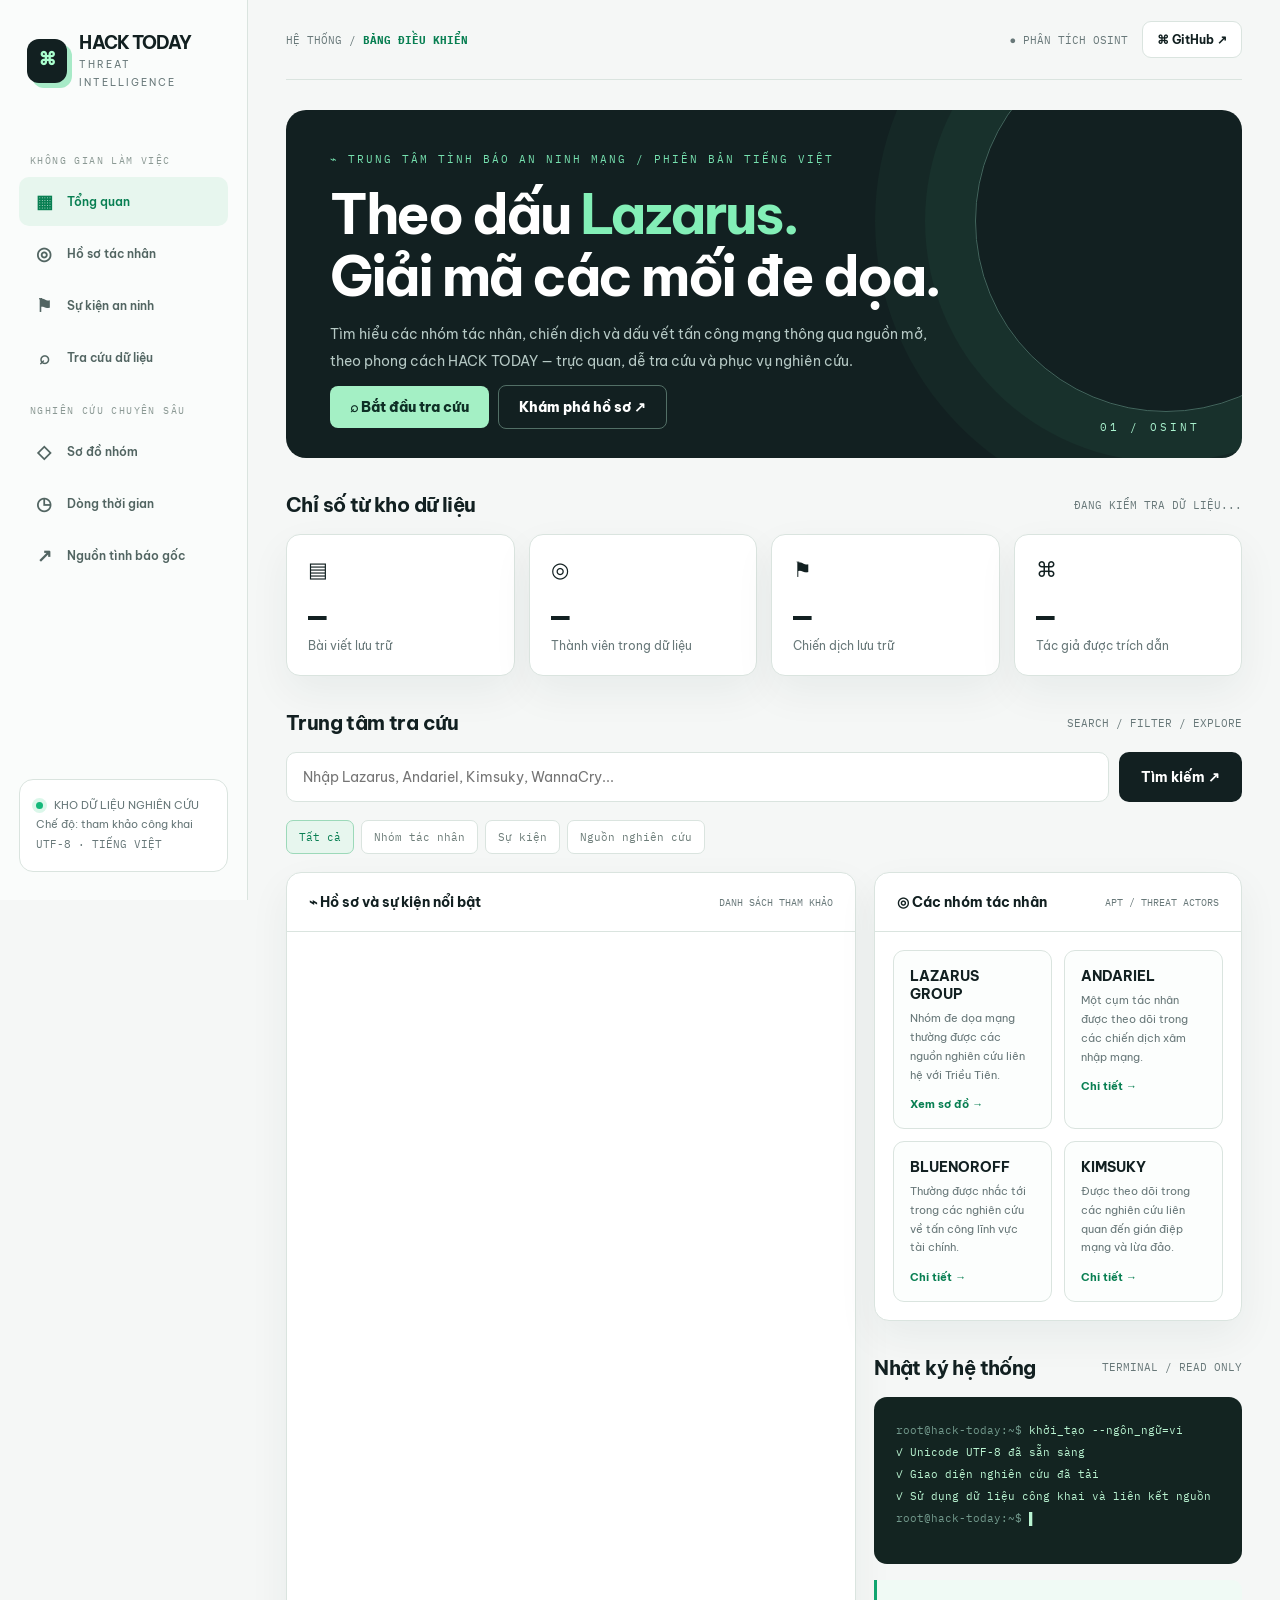
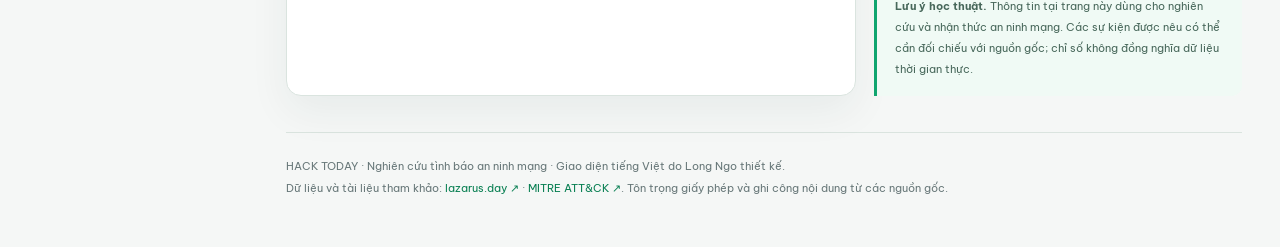
<file: index.html>
<!doctype html>
<html lang="vi">
<head>
<meta charset="UTF-8"><meta name="viewport" content="width=device-width,initial-scale=1">
<meta name="theme-color" content="#f5f7f6">
<meta name="description" content="HACK TODAY — không gian nghiên cứu, tra cứu và trực quan hóa thông tin tình báo an ninh mạng về Lazarus và các nhóm APT liên quan.">
<title>HACK TODAY | Hồ sơ Lazarus & Tình báo an ninh mạng</title>
<link rel="preconnect" href="https://fonts.googleapis.com"><link rel="preconnect" href="https://fonts.gstatic.com" crossorigin>
<link href="https://fonts.googleapis.com/css2?family=Be+Vietnam+Pro:wght@400;500;600;700;800&family=IBM+Plex+Mono:wght@400;500;600;700&display=swap&subset=vietnamese" rel="stylesheet">
<style>
:root{--bg:#f5f7f6;--paper:#fff;--ink:#122021;--muted:#687879;--line:#dae4df;--green:#087f52;--pale:#e7f6ee;--red:#cf4351;--shadow:0 16px 42px rgba(22,49,43,.06)}
*{box-sizing:border-box}html{scroll-behavior:smooth}body{margin:0;background:var(--bg);font-family:"Be Vietnam Pro",Arial,sans-serif;color:var(--ink);font-size:14px}button,input{font:inherit}a{color:inherit;text-decoration:none}button{cursor:pointer}button:focus-visible,a:focus-visible,input:focus-visible{outline:3px solid #71d8ab;outline-offset:3px}.mono,.eyebrow,.tag,.stat b,.filter button,.terminal,.asidehead{font-family:"IBM Plex Mono",monospace}
.shell{max-width:1500px;margin:auto;display:grid;grid-template-columns:248px minmax(0,1fr);min-height:100vh}
.sidebar{padding:28px 19px;border-right:1px solid var(--line);background:#fafcfb;position:sticky;top:0;height:100vh;display:flex;flex-direction:column}
.brand{display:flex;gap:12px;align-items:center;margin:3px 8px 42px}.mark{display:grid;place-items:center;width:44px;height:44px;background:var(--ink);color:#aaffce;border-radius:12px;font-size:25px;font-family:monospace;font-weight:bold;box-shadow:5px 5px 0 #a7eac7}.brand strong{display:block;font-size:18px;letter-spacing:-.9px}.brand small{color:var(--muted);font-size:10px;letter-spacing:2px}.asidehead{margin:22px 11px 10px;color:#8b9994;letter-spacing:1.4px;font-size:10px;text-transform:uppercase}.navlink{display:flex;align-items:center;gap:12px;padding:13px 14px;margin:3px 0;border-radius:10px;color:#526562;font-weight:600;font-size:12px;transition:.15s}.navlink:hover,.navlink.active{background:var(--pale);color:var(--green)}.navlink .ico{font-size:18px;width:22px;text-align:center}.spacer{flex:1}.sidefoot{border:1px solid var(--line);background:white;padding:16px;border-radius:14px;color:var(--muted);font-size:11px;line-height:1.8}.online{display:inline-block;width:7px;height:7px;background:#14b87a;border-radius:50%;box-shadow:0 0 0 4px #dbf7ea;margin-right:8px}
.main{min-width:0;padding:0 38px 48px}.topbar{height:80px;display:flex;align-items:center;justify-content:space-between;gap:20px;border-bottom:1px solid var(--line)}.crumb{color:var(--muted);font-family:"IBM Plex Mono",monospace;font-size:11px}.crumb b{color:var(--green)}.topactions{display:flex;align-items:center;gap:14px}.tiny{font:11px "IBM Plex Mono",monospace;color:var(--muted)}.github{border:1px solid var(--line);padding:10px 14px;border-radius:9px;background:white;font-size:12px;font-weight:700}
.hero{margin-top:30px;background:var(--ink);border-radius:20px;padding:42px 44px;color:#fff;position:relative;overflow:hidden;min-height:260px}.hero::before{content:"";position:absolute;width:380px;height:380px;border:1px solid #42665d;right:-115px;top:-80px;border-radius:50%;box-shadow:0 0 0 50px rgba(51,107,85,.13),0 0 0 100px rgba(51,107,85,.10)}.hero::after{content:"01 / OSINT";position:absolute;right:42px;bottom:24px;color:#a9f2ce;letter-spacing:3px;font:11px "IBM Plex Mono",monospace}.eyebrow{color:#76e1af;font-size:11px;letter-spacing:2px;text-transform:uppercase}.hero h1{font-size:clamp(32px,4.3vw,59px);line-height:1.12;letter-spacing:-2.5px;margin:18px 0 14px;max-width:850px;position:relative}.hero h1 span{color:#83efb7}.hero p{color:#b6c9c5;line-height:1.9;max-width:630px;margin:0 0 24px;position:relative}.hero .btn{background:#a4f0c5;border:0;padding:12px 20px;border-radius:8px;color:#0f3026;font-weight:800}.hero .ghost{border:1px solid #526f66;background:transparent;color:white;margin-left:9px}
.sectionTitle{display:flex;justify-content:space-between;align-items:center;gap:12px;margin:34px 0 17px}.sectionTitle h2{font-size:20px;letter-spacing:-.6px;margin:0}.sectionTitle small{color:var(--muted);font:11px "IBM Plex Mono",monospace}.stats{display:grid;grid-template-columns:repeat(4,minmax(0,1fr));gap:14px}.stat{border:1px solid var(--line);border-radius:14px;background:white;padding:21px;box-shadow:var(--shadow)}.stat i{font-style:normal;font-size:21px;display:block;margin-bottom:12px}.stat b{display:block;font-size:31px;letter-spacing:-1.8px}.stat span{font-size:12px;color:var(--muted)}.stat em{font-style:normal;color:var(--green);font:10px "IBM Plex Mono",monospace}
.two{display:grid;grid-template-columns:minmax(0,1.55fr) minmax(260px,1fr);gap:18px}.panel{background:var(--paper);border:1px solid var(--line);border-radius:15px;overflow:hidden;box-shadow:var(--shadow)}.panelHead{padding:20px 22px;border-bottom:1px solid var(--line);display:flex;align-items:center;justify-content:space-between;gap:10px}.panelHead h3{margin:0;font-size:14px}.panelHead small{font:10px "IBM Plex Mono",monospace;color:var(--muted)}.search{display:flex;gap:10px;margin-bottom:18px}.search input{flex:1;min-width:0;background:#fff;border:1px solid var(--line);border-radius:10px;padding:15px 16px;outline:0}.search input:focus{border-color:var(--green)}.search button{background:var(--ink);color:white;border:0;border-radius:10px;padding:0 22px;font-weight:700}.filter{display:flex;gap:7px;flex-wrap:wrap;padding:0 0 18px}.filter button{border:1px solid var(--line);background:white;color:#6d7d79;padding:9px 12px;border-radius:7px;font-size:11px}.filter button.active{background:var(--pale);border-color:#9cd9b9;color:var(--green)}.entry{display:flex;gap:16px;align-items:flex-start;padding:19px 22px;border-bottom:1px solid #edf2ef;transition:background .2s}.entry:last-child{border:0}.entry:hover{background:#f8fbf9}.entry .square{background:var(--pale);color:var(--green);font:bold 19px monospace;border-radius:9px;display:grid;place-items:center;width:42px;height:42px;flex:none}.entry h4{margin:0 0 7px;font-size:13px;line-height:1.55}.entry p{margin:0 0 9px;color:var(--muted);font-size:11px;line-height:1.65}.entry .meta{font:10px "IBM Plex Mono",monospace;color:#80918c}.tag{display:inline-block;font-size:10px;color:var(--green);background:var(--pale);padding:5px 8px;margin:3px 3px 0 0;border-radius:5px}.tag.red{background:#fff0f0;color:var(--red)}.actors{display:grid;grid-template-columns:repeat(2,minmax(0,1fr));gap:12px;padding:18px}.actor{border:1px solid var(--line);border-radius:11px;padding:16px;background:#fcfefd}.actor b{display:block;margin-bottom:6px}.actor p{margin:0;color:var(--muted);font-size:11px;line-height:1.7}.actor a{color:var(--green);font-weight:700;display:inline-block;margin-top:13px;font-size:11px}.terminal{background:#132421;color:#baf5d2;padding:22px;border-radius:13px;min-height:167px;line-height:2;font-size:11px;overflow:auto}.terminal .dim{color:#72998c}.terminal .cursor{animation:blink 1s step-end infinite}@keyframes blink{50%{opacity:0}}.notice{border-left:3px solid #10a56f;background:#f0faf5;padding:16px 18px;color:#48685b;font-size:11px;line-height:1.9;margin-top:16px;border-radius:0 10px 10px 0}.footer{border-top:1px solid var(--line);padding-top:22px;margin-top:36px;color:var(--muted);font-size:11px;line-height:2}.footer a{color:var(--green)}.mobileToggle{display:none}.empty{padding:25px;color:var(--muted);text-align:center}
@media(max-width:1100px){.shell{grid-template-columns:75px minmax(0,1fr)}.sidebar{padding:20px 10px}.brand{margin:4px auto 32px}.brand div:last-child,.asidehead,.navlink span:last-child,.sidefoot{display:none}.navlink{justify-content:center}.main{padding:0 22px 40px}}@media(max-width:750px){.shell{display:block}.sidebar{position:static;height:auto;padding:12px 18px;flex-direction:row;align-items:center;justify-content:space-between;border-right:0;border-bottom:1px solid var(--line)}.brand{margin:0}.brand div:last-child{display:block}.sidebar nav{display:none;position:absolute;left:0;right:0;top:72px;background:#fff;z-index:9;box-shadow:0 15px 35px #0002;padding:15px}.sidebar nav.open{display:block}.navlink{justify-content:flex-start}.navlink span:last-child{display:inline}.mobileToggle{display:block;background:#fff;border:1px solid var(--line);border-radius:8px;padding:8px 12px}.main{padding:0 15px 30px}.topbar{height:57px}.topactions .tiny{display:none}.hero{padding:29px 22px;min-height:0}.hero h1{letter-spacing:-1px}.stats{grid-template-columns:repeat(2,minmax(0,1fr))}.two{grid-template-columns:1fr}.actors{grid-template-columns:1fr}.sectionTitle{align-items:flex-start}.search button{padding:0 13px}}
@media(prefers-reduced-motion:reduce){html{scroll-behavior:auto}*,*::before,*::after{animation:none!important;transition:none!important}}
</style>
</head>
<body>
<div class="shell">
<aside class="sidebar">
<a href="./" class="brand" aria-label="Hack Today, trang chủ"><div class="mark">⌘</div><div><strong>HACK TODAY</strong><small>THREAT INTELLIGENCE</small></div></a>
<button class="mobileToggle" id="menuBtn" aria-label="Mở điều hướng" aria-expanded="false">☰</button>
<nav id="sideNav" aria-label="Điều hướng chính">
<p class="asidehead">KHÔNG GIAN LÀM VIỆC</p>
<a href="#tong-quan" class="navlink active"><span class="ico">▦</span><span>Tổng quan</span></a>
<a href="#ho-so" class="navlink"><span class="ico">◎</span><span>Hồ sơ tác nhân</span></a>
<a href="#su-kien" class="navlink"><span class="ico">⚑</span><span>Sự kiện an ninh</span></a>
<a href="#tra-cuu" class="navlink"><span class="ico">⌕</span><span>Tra cứu dữ liệu</span></a>
<p class="asidehead">NGHIÊN CỨU CHUYÊN SÂU</p>
<a href="./family.html" class="navlink"><span class="ico">◇</span><span>Sơ đồ nhóm</span></a>
<a href="./timeline.html" class="navlink"><span class="ico">◷</span><span>Dòng thời gian</span></a>
<a href="https://lazarus.day/" target="_blank" rel="noopener noreferrer" class="navlink"><span class="ico">↗</span><span>Nguồn tình báo gốc</span></a>
</nav>
<div class="spacer"></div><div class="sidefoot"><span class="online"></span> KHO DỮ LIỆU NGHIÊN CỨU<br>Chế độ: tham khảo công khai<br><span class="mono">UTF-8 · TIẾNG VIỆT</span></div>
</aside>
<main class="main" id="tong-quan">
<header class="topbar"><div class="crumb">HỆ THỐNG / <b>BẢNG ĐIỀU KHIỂN</b></div><div class="topactions"><span class="tiny">● PHÂN TÍCH OSINT</span><a class="github" href="https://github.com/xulytiengviet/lazarus" target="_blank" rel="noopener noreferrer">⌘ GitHub ↗</a></div></header>
<section class="hero"><div class="eyebrow">⌁ Trung tâm tình báo an ninh mạng / Phiên bản tiếng Việt</div><h1>Theo dấu <span>Lazarus.</span><br>Giải mã các mối đe dọa.</h1><p>Tìm hiểu các nhóm tác nhân, chiến dịch và dấu vết tấn công mạng thông qua nguồn mở, theo phong cách HACK TODAY — trực quan, dễ tra cứu và phục vụ nghiên cứu.</p><a href="#tra-cuu" class="btn">⌕ Bắt đầu tra cứu</a><a href="#ho-so" class="btn ghost">Khám phá hồ sơ ↗</a></section>
<div class="sectionTitle"><h2>Chỉ số từ kho dữ liệu</h2><small id="dataStatus">ĐANG KIỂM TRA DỮ LIỆU...</small></div>
<section class="stats" aria-label="Các chỉ số"><div class="stat"><i>▤</i><b id="metricReports">—</b><span>Bài viết lưu trữ</span></div><div class="stat"><i>◎</i><b id="metricActors">—</b><span>Thành viên trong dữ liệu</span></div><div class="stat"><i>⚑</i><b id="metricIncidents">—</b><span>Chiến dịch lưu trữ</span></div><div class="stat"><i>⌘</i><b id="metricIocs">—</b><span>Tác giả được trích dẫn</span></div></section>
<section id="tra-cuu"><div class="sectionTitle"><h2>Trung tâm tra cứu</h2><small>SEARCH / FILTER / EXPLORE</small></div><form class="search" id="searchForm"><input id="query" type="search" autocomplete="off" aria-label="Từ khóa tìm kiếm" placeholder="Nhập Lazarus, Andariel, Kimsuky, WannaCry..."><button type="submit">Tìm kiếm ↗</button></form><div class="filter" role="group" aria-label="Bộ lọc nội dung"><button type="button" class="active" data-filter="all">Tất cả</button><button type="button" data-filter="actor">Nhóm tác nhân</button><button type="button" data-filter="incident">Sự kiện</button><button type="button" data-filter="report">Nguồn nghiên cứu</button></div></section>
<div class="two"><section id="su-kien" class="panel"><div class="panelHead"><h3>⌁ Hồ sơ và sự kiện nổi bật</h3><small id="resultCount">DANH SÁCH THAM KHẢO</small></div><div id="results" aria-live="polite"></div></section><div><section id="ho-so" class="panel"><div class="panelHead"><h3>◎ Các nhóm tác nhân</h3><small>APT / THREAT ACTORS</small></div><div class="actors"><div class="actor"><b>LAZARUS GROUP</b><p>Nhóm đe dọa mạng thường được các nguồn nghiên cứu liên hệ với Triều Tiên.</p><a href="./family.html">Xem sơ đồ →</a></div><div class="actor"><b>ANDARIEL</b><p>Một cụm tác nhân được theo dõi trong các chiến dịch xâm nhập mạng.</p><a href="./andariel.html">Chi tiết →</a></div><div class="actor"><b>BLUENOROFF</b><p>Thường được nhắc tới trong các nghiên cứu về tấn công lĩnh vực tài chính.</p><a href="./bluenoroff.html">Chi tiết →</a></div><div class="actor"><b>KIMSUKY</b><p>Được theo dõi trong các nghiên cứu liên quan đến gián điệp mạng và lừa đảo.</p><a href="./kimsuky.html">Chi tiết →</a></div></div></section>
<div class="sectionTitle"><h2>Nhật ký hệ thống</h2><small>TERMINAL / READ ONLY</small></div><div class="terminal"><div><span class="dim">root@hack-today:~$</span> khởi_tạo --ngôn_ngữ=vi</div><div>✓ Unicode UTF-8 đã sẵn sàng</div><div>✓ Giao diện nghiên cứu đã tải</div><div>✓ Sử dụng dữ liệu công khai và liên kết nguồn</div><div><span class="dim">root@hack-today:~$</span> <span class="cursor">▌</span></div></div><div class="notice"><b>Lưu ý học thuật.</b> Thông tin tại trang này dùng cho nghiên cứu và nhận thức an ninh mạng. Các sự kiện được nêu có thể cần đối chiếu với nguồn gốc; chỉ số không đồng nghĩa dữ liệu thời gian thực.</div></div></div>
<footer class="footer">HACK TODAY · Nghiên cứu tình báo an ninh mạng · Giao diện tiếng Việt do Long Ngo thiết kế.<br>Dữ liệu và tài liệu tham khảo: <a href="https://lazarus.day/" target="_blank" rel="noopener noreferrer">lazarus.day ↗</a> · <a href="https://attack.mitre.org/groups/G0032/" target="_blank" rel="noopener noreferrer">MITRE ATT&CK ↗</a>. Tôn trọng giấy phép và ghi công nội dung từ các nguồn gốc.</footer>
</main></div>
<script>
"use strict";
const records=[
{type:"incident",title:"Vụ tấn công Ronin Network",desc:"Sự cố liên quan đến cầu nối blockchain Ronin năm 2022, được nhiều nguồn nghiên cứu an ninh mạng phân tích.",date:"2022",tags:["Blockchain","Điều tra"],url:"https://www.fbi.gov/news/press-releases/fbi-statement-on-attribution-of-malicious-cyber-activity-posed-by-the-democratic-peoples-republic-of-korea"},
{type:"incident",title:"Mã độc tống tiền WannaCry",desc:"Chiến dịch mã độc tống tiền lan rộng năm 2017; nhiều đánh giá liên hệ hoạt động với Lazarus.",date:"2017",tags:["Mã độc","Ransomware"],url:"https://www.cisa.gov/news-events/alerts/2017/05/12/indicators-associated-wannacry-ransomware"},
{type:"incident",title:"Vụ tấn công Sony Pictures",desc:"Sự cố an ninh mạng năm 2014, một dấu mốc thường được nhắc đến trong hồ sơ lịch sử Lazarus.",date:"2014",tags:["Lịch sử","Xâm nhập"],url:"https://attack.mitre.org/groups/G0032/"},
{type:"actor",title:"Lazarus Group",desc:"Hồ sơ tổng quan và mối liên hệ giữa các tên gọi, kỹ thuật và chiến dịch.",date:"Hồ sơ",tags:["APT","Lazarus"],url:"./family.html"},
{type:"actor",title:"Andariel",desc:"Khám phá hồ sơ nhóm, các chiến dịch và quan hệ trong tập dữ liệu nguồn.",date:"Hồ sơ",tags:["APT"],url:"./andariel.html"},
{type:"actor",title:"Bluenoroff",desc:"Tư liệu về các chiến dịch liên quan đến hoạt động tấn công nhằm vào tài chính.",date:"Hồ sơ",tags:["APT","Tài chính"],url:"./bluenoroff.html"},
{type:"actor",title:"Kimsuky",desc:"Hồ sơ nhóm hoạt động gián điệp mạng và kỹ thuật lừa đảo theo các báo cáo công khai.",date:"Hồ sơ",tags:["APT","Gián điệp mạng"],url:"./kimsuky.html"},
{type:"report",title:"MITRE ATT&CK — G0032",desc:"Tài liệu kỹ thuật tham khảo về Lazarus Group và các kỹ thuật được ghi nhận.",date:"Nguồn ngoài",tags:["MITRE","Kỹ thuật"],url:"https://attack.mitre.org/groups/G0032/"},
{type:"report",title:"Lazarus.day — kho tình báo nguồn mở",desc:"Tra cứu báo cáo, tác nhân, sự kiện và chỉ dấu xâm nhập từ dự án nghiên cứu gốc.",date:"Nguồn ngoài",tags:["OSINT","IoC"],url:"https://lazarus.day/"}
];
const root=document.getElementById("results"),counter=document.getElementById("resultCount"),search=document.getElementById("query");let filter="all";
const clean=s=>(s||"").normalize("NFD").replace(/[\u0300-\u036f]/g,"").replace(/đ/g,"d").replace(/Đ/g,"D").toLowerCase();
function render(){const q=clean(search.value.trim());const list=records.filter(r=>(filter==="all"||r.type===filter)&&clean([r.title,r.desc,r.date,...r.tags].join(" ")).includes(q));root.replaceChildren();counter.textContent=list.length+" KẾT QUẢ";if(!list.length){const p=document.createElement("p");p.className="empty";p.textContent="Không tìm thấy kết quả phù hợp. Hãy thử một từ khóa khác.";root.append(p);return}for(const r of list){const a=document.createElement("a");a.className="entry";a.href=r.url;if(/^https?:/.test(r.url)){a.target="_blank";a.rel="noopener noreferrer"}const icon=document.createElement("div");icon.className="square";icon.textContent=r.type==="actor"?"◎":r.type==="incident"?"⚑":"▤";const body=document.createElement("div"),h=document.createElement("h4"),p=document.createElement("p"),meta=document.createElement("div");h.textContent=r.title+" ↗";p.textContent=r.desc;meta.className="meta";meta.textContent=r.date+" · "+(r.type==="actor"?"TÁC NHÂN":r.type==="incident"?"SỰ KIỆN":"BÁO CÁO");body.append(h,p,meta);for(const t of r.tags){const tag=document.createElement("span");tag.className="tag";tag.textContent="#"+t;body.append(tag)}a.append(icon,body);root.append(a)}}
document.getElementById("searchForm").addEventListener("submit",e=>{e.preventDefault();render()});search.addEventListener("input",render);document.querySelectorAll("[data-filter]").forEach(b=>b.addEventListener("click",()=>{document.querySelectorAll("[data-filter]").forEach(x=>x.classList.remove("active"));b.classList.add("active");filter=b.dataset.filter;render()}));document.getElementById("menuBtn").addEventListener("click",()=>{const nav=document.getElementById("sideNav"),show=nav.classList.toggle("open");document.getElementById("menuBtn").setAttribute("aria-expanded",String(show))});document.querySelectorAll("#sideNav a").forEach(a=>a.addEventListener("click",()=>document.getElementById("sideNav").classList.remove("open")));
async function loadMetrics(){const status=document.getElementById("dataStatus");try{const res=await fetch("./data/numbers.json",{cache:"no-store"});if(!res.ok)throw Error("HTTP "+res.status);const data=await res.json();const fields={metricReports:["posts"],metricActors:["members"],metricIncidents:["operations"],metricIocs:["authors"]};let count=0;for(const [id,keys]of Object.entries(fields)){const found=keys.map(k=>data[k]).find(v=>typeof v==="number"||typeof v==="string"&&/^\d+$/.test(v));if(found!==undefined){document.getElementById(id).textContent=Number(found).toLocaleString("vi-VN");count++}}status.textContent=count?"NGUỒN: DATA/NUMBERS.JSON · LƯU TRỮ":"CHƯA CÓ ĐỊNH DẠNG CHỈ SỐ PHÙ HỢP"}catch{status.textContent="CHƯA TẢI ĐƯỢC DỮ LIỆU LƯU TRỮ"}}}
render();loadMetrics();
</script>
</body></html>
</file>
